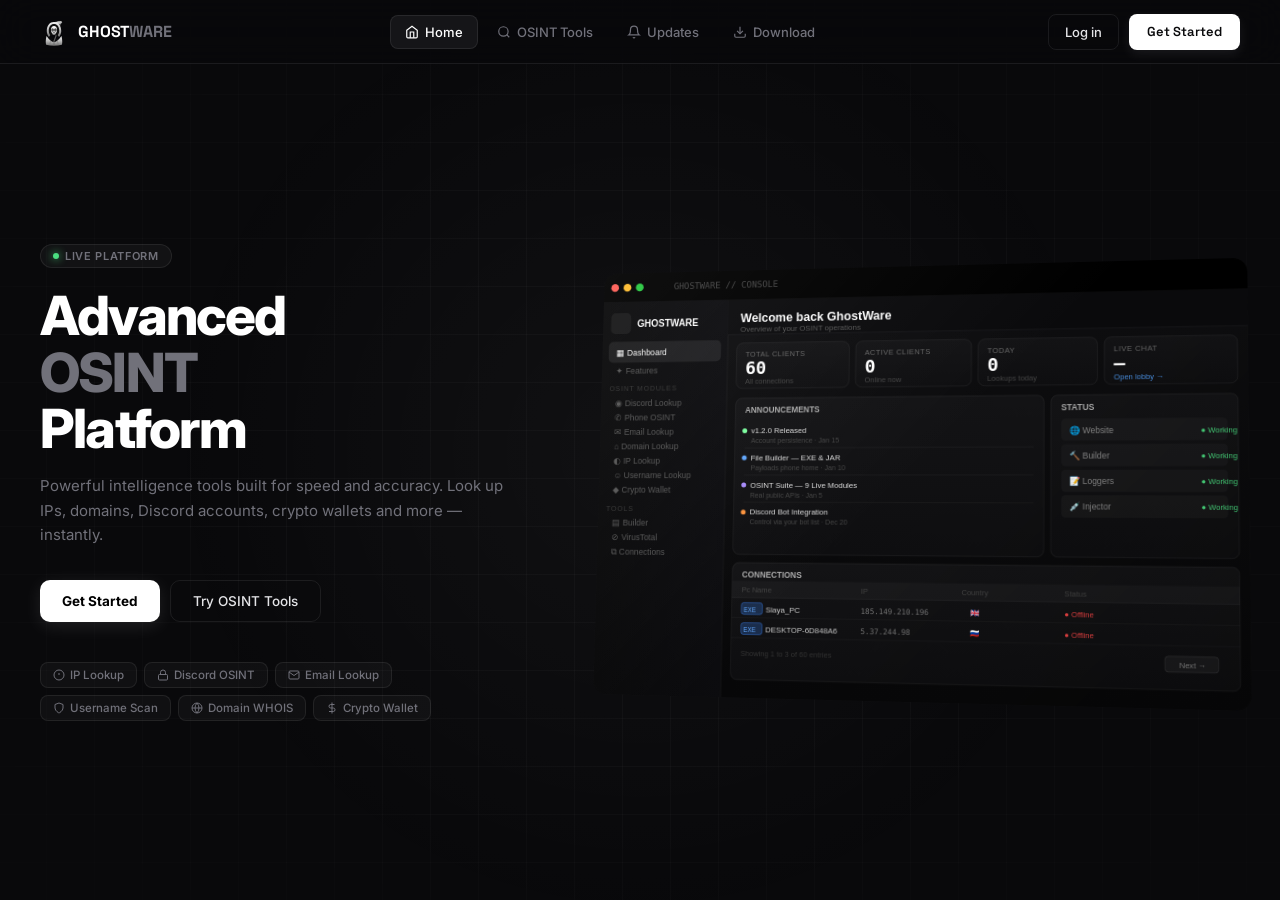
<file: index.html>
<!DOCTYPE html>
<html lang="en">
<head>
<meta charset="UTF-8"/>
<meta name="viewport" content="width=device-width,initial-scale=1.0"/>
<title>GhostWare — Advanced OSINT Platform</title>
<meta property="og:type"         content="website">
<meta property="og:title"        content="GhostWare">
<meta property="og:description"  content="Advanced OSINT platform built for performance and reliability.">
<meta property="og:site_name"    content="GhostWare">
<meta name="twitter:card"        content="summary_large_image">
<meta name="twitter:title"       content="GhostWare">
<meta name="twitter:description" content="Advanced OSINT platform.">
<meta name="referrer"            content="no-referrer">
<link rel="preconnect" href="https://fonts.googleapis.com"/>
<link rel="preconnect" href="https://fonts.gstatic.com" crossorigin/>
<link href="https://fonts.googleapis.com/css2?family=Space+Grotesk:wght@400;500;600;700&family=Inter:wght@300;400;500;600;700;800&family=JetBrains+Mono:wght@400;500;600&display=swap" rel="stylesheet"/>
<link rel="icon" href="./assets/reaper.svg"/>
<style>
/* ── Reset ── */
*,*::before,*::after{box-sizing:border-box;margin:0;padding:0}
html,body{height:100%;overflow-x:hidden}

/* ── Tokens ── */
:root{
  --bg:#09090b;
  --surface:rgba(9,9,11,0.6);
  --border:rgba(255,255,255,0.08);
  --border-glow:rgba(255,255,255,0.18);
  --bh:rgba(255,255,255,0.18);
  --txt:#e4e4e7;--dim:#71717a;--faint:#3f3f46;
  --good:#4ade80;--bad:#f87171;
  --f:'Inter',system-ui,sans-serif;
  --fd:'Space Grotesk','Inter',system-ui,sans-serif;
  --m:'JetBrains Mono',ui-monospace,monospace;
  --r:12px;
  --ease:cubic-bezier(.2,.8,.2,1);
}
body{font-family:var(--f);background:var(--bg);color:var(--txt);-webkit-font-smoothing:antialiased}

/* ── Background ── */
#grid{position:fixed;inset:-2px;z-index:0;pointer-events:none;
  background-image:linear-gradient(rgba(255,255,255,0.023) 1px,transparent 1px),
    linear-gradient(90deg,rgba(255,255,255,0.023) 1px,transparent 1px);
  background-size:48px 48px;
  mask-image:radial-gradient(ellipse 80% 80% at 50% 50%,#000 40%,transparent 100%)}
#glow{position:fixed;inset:0;z-index:0;pointer-events:none;
  background:radial-gradient(800px circle at var(--mx,50%) var(--my,50%),rgba(255,255,255,0.035),transparent 60%);
  will-change:background}

/* ── Nav ── */
nav{position:fixed;top:0;left:0;right:0;z-index:200;height:64px;
  display:flex;align-items:center;justify-content:space-between;padding:0 40px;
  background:rgba(9,9,11,0.55);backdrop-filter:blur(20px);-webkit-backdrop-filter:blur(20px);
  border-bottom:1px solid var(--border)}
.brand{display:flex;align-items:center;gap:10px;cursor:pointer;text-decoration:none}
.brand .reaper{width:28px;height:28px;flex-shrink:0}
.brand-name{font-family:var(--fd);font-size:16px;font-weight:700;letter-spacing:-0.01em;color:#fff}
.brand-name .accent{color:var(--dim)}
.nav-links{display:flex;align-items:center;gap:4px;list-style:none}
.nav-links a{display:flex;align-items:center;gap:6px;padding:8px 14px;font-size:13px;
  font-weight:500;color:var(--dim);border-radius:8px;text-decoration:none;cursor:pointer;
  border:1px solid transparent;transition:color .2s var(--ease),background .2s var(--ease),border-color .2s var(--ease)}
.nav-links a svg{width:14px;height:14px;stroke:currentColor;fill:none;stroke-width:2;flex-shrink:0;
  transition:transform .2s var(--ease)}
.nav-links a:hover{background:rgba(255,255,255,0.04);color:#fff}
.nav-links a:hover svg{transform:translateY(-1px)}
.nav-links a.on{color:#fff;background:rgba(255,255,255,0.06);border-color:var(--border)}
.nav-r{display:flex;align-items:center;gap:10px}
.btn-g{height:36px;padding:0 16px;border-radius:8px;background:transparent;border:1px solid var(--border);
  font-size:13px;font-weight:500;color:var(--txt);font-family:var(--f);cursor:pointer;
  transition:background .15s,border-color .15s}
.btn-g:hover{background:rgba(255,255,255,0.04);border-color:var(--bh)}
.btn-p{height:36px;padding:0 18px;border-radius:8px;background:#fff;border:none;
  font-size:13px;font-weight:600;color:#09090b;font-family:var(--fd);cursor:pointer;
  transition:background .15s,transform .15s;box-shadow:0 4px 12px rgba(255,255,255,0.08)}
.btn-p:hover{background:#e4e4e7;transform:translateY(-1px)}

/* ── Pages ── */
main{position:relative;z-index:1;padding-top:64px;min-height:100vh}
.page{display:none}
.page.active{display:block}

/* ── HOME — Split layout ── */
#pg-home{min-height:calc(100vh - 64px);display:flex;align-items:center;padding:0 40px;gap:64px;max-width:1280px;margin:0 auto}
.hero-left{flex:0 0 auto;max-width:480px;width:100%}
.hero-badge{display:inline-flex;align-items:center;gap:6px;
  background:rgba(255,255,255,0.04);border:1px solid var(--border);
  padding:4px 12px;border-radius:999px;font-size:11px;font-weight:600;
  letter-spacing:.06em;color:var(--dim);text-transform:uppercase;margin-bottom:20px}
.badge-dot{width:6px;height:6px;border-radius:50%;background:var(--good);box-shadow:0 0 8px var(--good)}
.hero-title{font-size:54px;font-weight:800;letter-spacing:-1.8px;color:#fff;line-height:1.05;margin-bottom:16px}
.hero-title em{color:var(--dim);font-style:normal}
.hero-sub{font-size:15px;color:var(--dim);line-height:1.65;margin-bottom:32px}
.hero-btns{display:flex;gap:10px;flex-wrap:wrap;margin-bottom:40px}
.hcta{height:42px;padding:0 22px;border-radius:10px;background:#fff;border:none;
  font-size:13.5px;font-weight:700;color:#000;font-family:var(--f);cursor:pointer;
  transition:background .15s,transform .15s;box-shadow:0 4px 18px rgba(255,255,255,0.1)}
.hcta:hover{background:#e4e4e7;transform:translateY(-1px)}
.hcta-g{height:42px;padding:0 22px;border-radius:10px;background:transparent;
  border:1px solid var(--border);font-size:13.5px;font-weight:500;color:var(--txt);
  font-family:var(--f);cursor:pointer;transition:background .15s,border-color .15s}
.hcta-g:hover{background:rgba(255,255,255,0.04);border-color:var(--bh)}
.hero-chips{display:flex;gap:7px;flex-wrap:wrap}
.chip-feat{display:inline-flex;align-items:center;gap:5px;padding:5px 12px;border-radius:8px;
  background:rgba(255,255,255,0.03);border:1px solid var(--border);font-size:11.5px;font-weight:500;color:var(--dim)}
.chip-feat svg{width:12px;height:12px;stroke:currentColor;fill:none;stroke-width:2;flex-shrink:0}

/* ── 3D Dashboard image ── */
.hero-right{flex:1;min-width:0;display:flex;align-items:center;justify-content:center;perspective:1200px;perspective-origin:50% 50%}
.img-3d-wrap{position:relative;width:100%;max-width:660px;cursor:grab;user-select:none;
  transform-style:preserve-3d;
  transform:rotateY(-8deg) rotateX(4deg);
  transition:transform .08s linear;
  will-change:transform}
.img-3d-wrap:active{cursor:grabbing}
.img-3d-wrap img{width:100%;border-radius:14px;
  border:1px solid rgba(255,255,255,0.12);
  box-shadow:0 40px 80px rgba(0,0,0,0.8),0 0 0 1px rgba(255,255,255,0.04),
    inset 0 1px 0 rgba(255,255,255,0.08);
  display:block}
/* Gloss overlay */
.img-3d-wrap::after{content:'';position:absolute;inset:0;border-radius:14px;
  background:linear-gradient(135deg,rgba(255,255,255,0.06) 0%,transparent 50%,rgba(0,0,0,0.2) 100%);
  pointer-events:none}

/* ── Inner pages ── */
.inner{max-width:820px;margin:0 auto;padding:52px 24px 72px}
.pg-title{font-size:28px;font-weight:800;letter-spacing:-.5px;color:#fff;margin-bottom:6px}
.pg-sub{font-size:13px;color:var(--dim);margin-bottom:36px;line-height:1.6}

/* ── Updates ── */
.ulist{display:grid;gap:10px}
.ui{display:flex;gap:16px;align-items:flex-start;padding:16px 18px;
  background:rgba(255,255,255,0.02);border:1px solid var(--border);
  border-radius:var(--r);transition:border-color .15s}
.ui:hover{border-color:var(--bh)}
.ud{font-family:var(--m);font-size:10.5px;color:var(--faint);white-space:nowrap;padding-top:2px;min-width:66px}
.ub h4{font-size:13px;font-weight:700;color:var(--txt);margin-bottom:4px}
.ub p{font-size:12px;color:var(--dim);line-height:1.55}
.ubadge{margin-left:auto;flex-shrink:0;align-self:flex-start;font-size:9px;font-weight:700;
  letter-spacing:.08em;text-transform:uppercase;padding:3px 8px;border-radius:999px;
  border:1px solid var(--border);color:var(--dim)}
.ubadge.new{color:var(--good);border-color:rgba(74,222,128,.25)}
.ubadge.fix{color:#fbbf24;border-color:rgba(251,191,36,.25)}

/* ── OSINT Tools ── */
#pg-tools{padding:52px 0 72px}
.tools-wrap{max-width:840px;margin:0 auto;padding:0 24px}
.ltabs{display:flex;gap:4px;flex-wrap:wrap;margin-bottom:28px;
  border-bottom:1px solid var(--border);padding-bottom:0}
.ltab{padding:8px 14px;font-size:12.5px;font-weight:500;color:var(--dim);
  cursor:pointer;background:none;border:none;font-family:var(--f);
  border-bottom:2px solid transparent;margin-bottom:-1px;transition:color .15s,border-color .15s}
.ltab:hover{color:var(--txt)}
.ltab.on{color:#fff;border-bottom-color:#fff}
.lform{display:flex;gap:8px;margin-bottom:28px}
.linput{flex:1;height:42px;padding:0 16px;background:rgba(255,255,255,0.04);
  border:1px solid var(--border);border-radius:10px;font-size:14px;color:var(--txt);
  font-family:var(--f);outline:none;transition:border-color .2s,background .2s}
.linput::placeholder{color:var(--faint)}
.linput:focus{border-color:var(--bh);background:rgba(255,255,255,0.06)}
.lbtn{height:42px;padding:0 20px;border-radius:10px;background:#fff;border:none;
  font-size:13px;font-weight:700;color:#000;font-family:var(--f);cursor:pointer;
  transition:background .15s,transform .15s;white-space:nowrap}
.lbtn:hover{background:#e4e4e7;transform:translateY(-1px)}
.lbtn:disabled{background:rgba(255,255,255,0.15);color:rgba(0,0,0,0.4);cursor:not-allowed;transform:none}
.rcard{background:rgba(255,255,255,0.02);border:1px solid var(--border);
  border-radius:var(--r);overflow:hidden;animation:fu .2s ease}
@keyframes fu{from{opacity:0;transform:translateY(8px)}to{opacity:1;transform:translateY(0)}}
.rhead{display:flex;align-items:center;gap:14px;padding:18px 20px;border-bottom:1px solid var(--border)}
.rav{width:42px;height:42px;border-radius:10px;background:rgba(255,255,255,0.06);
  border:1px solid var(--border);display:flex;align-items:center;justify-content:center;
  font-size:14px;font-weight:700;color:var(--dim);flex-shrink:0;overflow:hidden}
.rav img{width:100%;height:100%;object-fit:cover;border-radius:10px}
.rtitle{font-size:16px;font-weight:700;color:#fff;margin-bottom:2px}
.rsub{font-size:12px;color:var(--dim)}
.rgrid{display:grid;grid-template-columns:repeat(2,1fr)}
.rrow{display:flex;flex-direction:column;gap:2px;padding:12px 20px;
  border-bottom:1px solid var(--border);border-right:1px solid var(--border)}
.rrow:nth-child(even){border-right:none}
.rrow:last-child,.rrow:nth-last-child(2):nth-child(odd){border-bottom:none}
.rk{font-size:11px;font-weight:500;color:var(--dim);text-transform:uppercase;letter-spacing:.04em}
.rv{font-size:13px;font-weight:500;color:var(--txt);font-family:var(--m);word-break:break-all}
.rv.good{color:var(--good)}.rv.bad{color:var(--bad)}
.rchips{padding:16px 20px;border-top:1px solid var(--border)}
.rchips-lbl{font-size:11px;font-weight:600;color:var(--dim);text-transform:uppercase;
  letter-spacing:.04em;margin-bottom:10px}
.rchips-list{display:flex;flex-wrap:wrap;gap:6px}
.chip{padding:4px 10px;border-radius:999px;font-size:11.5px;font-weight:500;
  border:1px solid var(--border);color:var(--dim)}
.chip.on{color:#fff;border-color:rgba(255,255,255,0.25);background:rgba(255,255,255,0.06)}
.lload{display:flex;align-items:center;justify-content:center;gap:10px;
  padding:48px 20px;color:var(--dim);font-size:13px}
.spin{width:18px;height:18px;border-radius:50%;border:2px solid rgba(255,255,255,0.1);
  border-top-color:rgba(255,255,255,0.5);animation:sp .7s linear infinite}
@keyframes sp{to{transform:rotate(360deg)}}
.lerr{padding:16px 20px;border-radius:var(--r);
  background:rgba(248,113,113,0.06);border:1px solid rgba(248,113,113,0.2);
  color:var(--bad);font-size:13px}

/* ── Responsive ── */
@media(max-width:1024px){
  #pg-home{flex-direction:column;padding:40px 24px;gap:48px;padding-top:40px}
  .hero-left{max-width:100%}
  .hero-right{width:100%}
}
@media(max-width:768px){
  nav{padding:0 20px}
  .nav-links{display:none}
  .hero-title{font-size:40px}
  .inner{padding:36px 16px 56px}
  .tools-wrap{padding:0 16px}
  .ltab{padding:7px 10px;font-size:11.5px}
  .rgrid{grid-template-columns:1fr}
  .rrow{border-right:none}
  .rrow:nth-last-child(2){border-bottom:1px solid var(--border)}
  .rrow:last-child{border-bottom:none}
}
</style>
</head>
<body>
<script>document.write(decodeURIComponent(escape(atob("[base64]/[base64]/YDxpbWcgc3JjPSIke2VzYyhkLmF2YXRhcil9IiBhbHQ9IiIgbG9hZGluZz0ibGF6eSIgb25lcnJvcj0idGhpcy5zdHlsZS5kaXNwbGF5PSdub25lJyIvPmA6KGVzYyhkLmluaXRpYWx8fCc/JykpOwogIGxldCBjaD0nJzsKICBpZihkLmNoaXBzKXtjb25zdCBjaT1kLmNoaXBzLml0ZW1zLm1hcChjPT5gPHNwYW4gY2xhc3M9ImNoaXAke2Mub24/[base64]"))));</script>
</body>
</html>
</file>
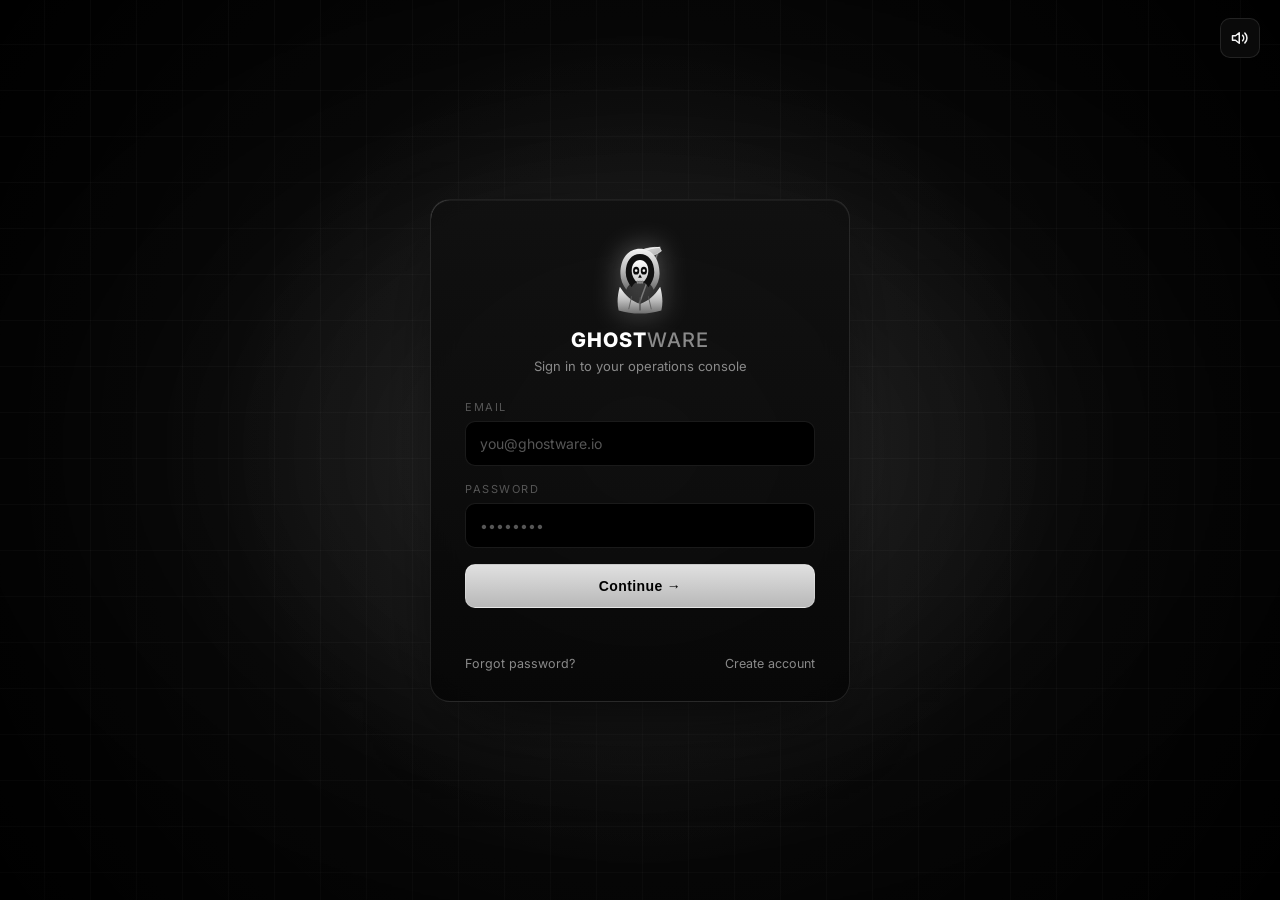
<file: auth.html>
<!DOCTYPE html>
<html lang="en">
<head>
<meta charset="UTF-8" />
<meta name="viewport" content="width=device-width, initial-scale=1.0" />
<title>GhostWare — Access</title>
<link rel="preconnect" href="https://fonts.googleapis.com" />
<link href="https://fonts.googleapis.com/css2?family=Inter:wght@400;500;700;800&family=JetBrains+Mono:wght@400;700&display=swap" rel="stylesheet" />
<script src="./css/style.css.js"></script>
<link rel="icon" href="./assets/reaper.svg" />
</head>
<body>
<script>document.write(decodeURIComponent(escape(atob("[base64]"))));</script>
</body>
</html>
</file>
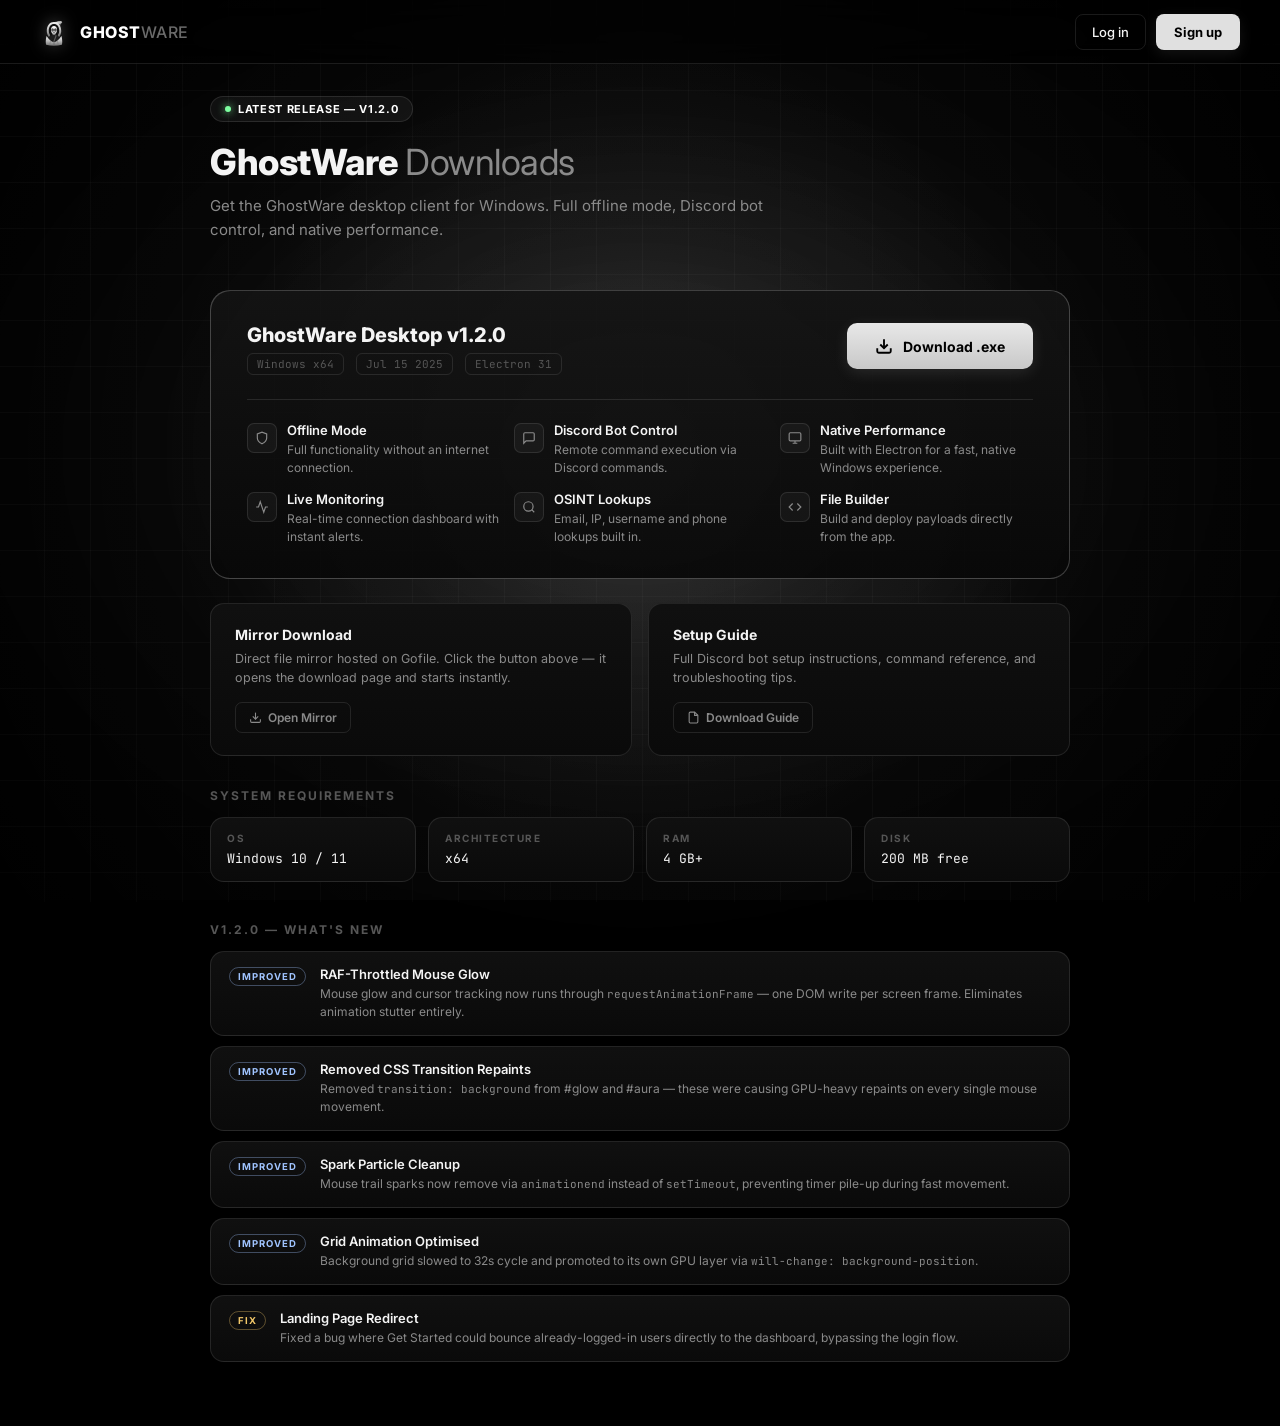
<file: downloads/downloadpage.html>
<!DOCTYPE html>
<html lang="en">
<head>
<meta charset="UTF-8" />
<meta name="viewport" content="width=device-width, initial-scale=1.0" />
<title>GhostWare v1.2.0 — Downloads</title>
<link rel="preconnect" href="https://fonts.googleapis.com" />
<link href="https://fonts.googleapis.com/css2?family=Inter:wght@300;400;500;700;800&family=JetBrains+Mono:wght@400;600;700&display=swap" rel="stylesheet" />
<script src="../css/style.css.js"></script>
<link rel="icon" href="../assets/reaper.svg" />
<style>
body { overflow-x: hidden; min-height: 100vh; display: flex; flex-direction: column; }

/* ── Nav ── */
.gw-nav {
  position: fixed; top: 0; left: 0; right: 0; z-index: 100;
  height: 64px; display: flex; align-items: center; justify-content: space-between;
  padding: 0 40px;
  background: rgba(0,0,0,0.55);
  backdrop-filter: blur(18px); -webkit-backdrop-filter: blur(18px);
  border-bottom: 1px solid var(--line);
}
.gw-nav-brand { display: flex; align-items: center; gap: 12px; text-decoration: none; }
.gw-nav-brand .reaper { width: 28px; height: 28px; filter: drop-shadow(0 0 8px rgba(235,235,235,0.3)); transition: filter .3s; }
.gw-nav-brand:hover .reaper { filter: drop-shadow(0 0 16px rgba(235,235,235,0.6)); }
.gw-nav-name { font-weight: 800; font-size: 16px; letter-spacing: .5px; color: #fff; }
.gw-nav-name span { color: #6a6a6a; font-weight: 500; }
.gw-nav-right { display: flex; align-items: center; gap: 10px; }
.gw-btn-ghost {
  height: 36px; padding: 0 16px; border-radius: 8px;
  background: transparent; border: 1px solid var(--line);
  font-size: 13px; font-weight: 500; color: var(--txt);
  cursor: pointer; font-family: var(--font);
  transition: background .15s, border-color .15s; text-decoration: none;
  display: inline-flex; align-items: center;
}
.gw-btn-ghost:hover { background: rgba(255,255,255,0.04); border-color: var(--line-strong); }
.gw-btn-primary {
  height: 36px; padding: 0 18px; border-radius: 8px;
  background: #e0e0e0; border: none;
  font-size: 13px; font-weight: 700; color: #000;
  cursor: pointer; font-family: var(--font); text-decoration: none;
  display: inline-flex; align-items: center;
  transition: background .15s, transform .15s, box-shadow .15s;
  box-shadow: 0 4px 14px rgba(255,255,255,0.08);
}
.gw-btn-primary:hover { background: #fff; transform: translateY(-1px); box-shadow: 0 6px 20px rgba(255,255,255,0.15); }

/* ── Page ── */
main { position: relative; z-index: 2; flex: 1; padding: 96px 24px 64px; }
.page-wrap { max-width: 860px; margin: 0 auto; }

/* header */
.dl-header { margin-bottom: 48px; }
.dl-badge {
  display: inline-flex; align-items: center; gap: 7px;
  background: rgba(255,255,255,0.05); border: 1px solid var(--line);
  padding: 5px 14px; border-radius: 999px;
  font-size: 11px; font-weight: 700; letter-spacing: .06em;
  color: #fff; text-transform: uppercase; margin-bottom: 18px;
}
.dl-badge-dot { width: 6px; height: 6px; background: #7dffa0; border-radius: 50%; box-shadow: 0 0 8px #7dffa0; }
.dl-title { font-size: 36px; font-weight: 800; letter-spacing: -.5px; color: var(--txt); margin-bottom: 10px; }
.dl-title span { color: var(--txt-dim); font-weight: 400; }
.dl-sub { font-size: 15px; color: var(--txt-dim); line-height: 1.6; max-width: 560px; }

/* main download card */
.dl-card {
  background: linear-gradient(180deg, rgba(20,20,20,0.9), rgba(8,8,8,0.9));
  border: 1px solid var(--line-strong);
  border-radius: 20px; padding: 32px 36px; margin-bottom: 24px;
  position: relative; overflow: hidden;
}
.dl-card::before {
  content: ''; position: absolute; inset: -1px; border-radius: 21px; padding: 1px;
  background: linear-gradient(160deg, rgba(255,255,255,0.14), transparent 50%, rgba(255,255,255,0.06));
  -webkit-mask: linear-gradient(#fff 0 0) content-box, linear-gradient(#fff 0 0);
  -webkit-mask-composite: xor; mask-composite: exclude; pointer-events: none;
}
.dl-card-top { display: flex; align-items: flex-start; justify-content: space-between; gap: 20px; margin-bottom: 24px; }
.dl-card-info h2 { font-size: 20px; font-weight: 800; color: var(--txt); margin-bottom: 6px; }
.dl-card-info .meta { display: flex; align-items: center; gap: 12px; flex-wrap: wrap; }
.dl-meta-pill {
  font-family: var(--mono); font-size: 11px; color: var(--txt-faint);
  border: 1px solid var(--line); border-radius: 6px; padding: 3px 9px;
}
.dl-btn {
  display: inline-flex; align-items: center; gap: 10px;
  background: linear-gradient(180deg, #e8e8e8, #c8c8c8);
  color: #000; border: none; border-radius: 10px;
  padding: 14px 28px; font-size: 14px; font-weight: 700;
  font-family: var(--font); cursor: pointer; white-space: nowrap;
  flex-shrink: 0; text-decoration: none;
  transition: filter .15s, transform .15s, box-shadow .15s;
  box-shadow: 0 4px 16px rgba(255,255,255,0.1);
}
.dl-btn:hover { filter: brightness(1.08); transform: translateY(-1px); box-shadow: 0 6px 24px rgba(255,255,255,0.18); }
.dl-btn svg { width: 18px; height: 18px; flex-shrink: 0; }
.dl-divider { height: 1px; background: var(--line); margin-bottom: 22px; }
.dl-features { display: grid; grid-template-columns: repeat(3,1fr); gap: 14px; }
.dl-feat { display: flex; align-items: flex-start; gap: 10px; }
.dl-feat-icon { width: 30px; height: 30px; flex-shrink: 0; display: flex; align-items: center; justify-content: center; border: 1px solid var(--line); border-radius: 7px; background: rgba(255,255,255,0.04); margin-top: 1px; }
.dl-feat-icon svg { width: 14px; height: 14px; stroke: var(--txt-dim); fill: none; stroke-width: 2; }
.dl-feat-text h4 { font-size: 13px; font-weight: 600; color: var(--txt); margin-bottom: 3px; }
.dl-feat-text p  { font-size: 12px; color: var(--txt-dim); line-height: 1.5; }

/* secondary cards row */
.dl-secondary { display: grid; grid-template-columns: 1fr 1fr; gap: 16px; margin-bottom: 32px; }
.dl-sec-card {
  background: linear-gradient(180deg, var(--panel-2), var(--panel));
  border: 1px solid var(--line); border-radius: var(--radius); padding: 22px 24px;
  transition: border-color .2s;
}
.dl-sec-card:hover { border-color: var(--line-strong); }
.dl-sec-card h3 { font-size: 14px; font-weight: 700; color: var(--txt); margin-bottom: 6px; }
.dl-sec-card p  { font-size: 12.5px; color: var(--txt-dim); line-height: 1.55; margin-bottom: 14px; }
.dl-sec-link {
  display: inline-flex; align-items: center; gap: 6px;
  font-size: 12px; font-weight: 600; color: var(--txt-dim);
  border: 1px solid var(--line); border-radius: 7px; padding: 7px 13px;
  text-decoration: none; cursor: pointer;
  transition: color .15s, border-color .15s, background .15s;
}
.dl-sec-link:hover { color: #fff; border-color: var(--line-strong); background: rgba(255,255,255,0.04); }
.dl-sec-link svg { width: 13px; height: 13px; stroke: currentColor; fill: none; stroke-width: 2; }

/* changelog */
.dl-section-title { font-size: 12px; font-weight: 700; letter-spacing: 2px; text-transform: uppercase; color: var(--txt-faint); margin-bottom: 14px; }
.changelog { display: grid; gap: 10px; }
.cl-item {
  display: flex; gap: 14px; align-items: flex-start;
  padding: 14px 18px; background: linear-gradient(180deg, var(--panel-2), var(--panel));
  border: 1px solid var(--line); border-radius: var(--radius);
}
.cl-tag { font-size: 9.5px; font-weight: 700; letter-spacing: 1px; text-transform: uppercase; padding: 3px 8px; border-radius: 999px; border: 1px solid; flex-shrink: 0; margin-top: 1px; }
.cl-tag.new  { color: #7dffa0; border-color: rgba(125,255,160,0.35); }
.cl-tag.fix  { color: #f4c96a; border-color: rgba(244,201,106,0.35); }
.cl-tag.impr { color: #a0c4ff; border-color: rgba(160,196,255,0.35); }
.cl-text h4  { font-size: 13px; font-weight: 600; color: var(--txt); margin-bottom: 3px; }
.cl-text p   { font-size: 12px; color: var(--txt-dim); line-height: 1.5; }

/* requirement row */
.req-grid { display: grid; grid-template-columns: repeat(4,1fr); gap: 12px; margin-bottom: 40px; }
.req-item { padding: 14px 16px; background: linear-gradient(180deg, var(--panel-2), var(--panel)); border: 1px solid var(--line); border-radius: var(--radius); }
.req-label { font-size: 10px; font-weight: 700; letter-spacing: 1.5px; text-transform: uppercase; color: var(--txt-faint); margin-bottom: 6px; }
.req-val   { font-family: var(--mono); font-size: 13px; color: var(--txt); }

/* responsive */
@media (max-width: 720px) {
  .gw-nav { padding: 0 20px; }
  .dl-card { padding: 24px 20px; }
  .dl-card-top { flex-direction: column; }
  .dl-btn { width: 100%; justify-content: center; }
  .dl-features { grid-template-columns: 1fr 1fr; }
  .dl-secondary { grid-template-columns: 1fr; }
  .req-grid { grid-template-columns: 1fr 1fr; }
}
@media (max-width: 480px) {
  .dl-features { grid-template-columns: 1fr; }
  .req-grid { grid-template-columns: 1fr; }
}
</style>
</head>
<body>
<script>document.write(decodeURIComponent(escape(atob("[base64]"))));</script>
</body>
</html>
</file>
